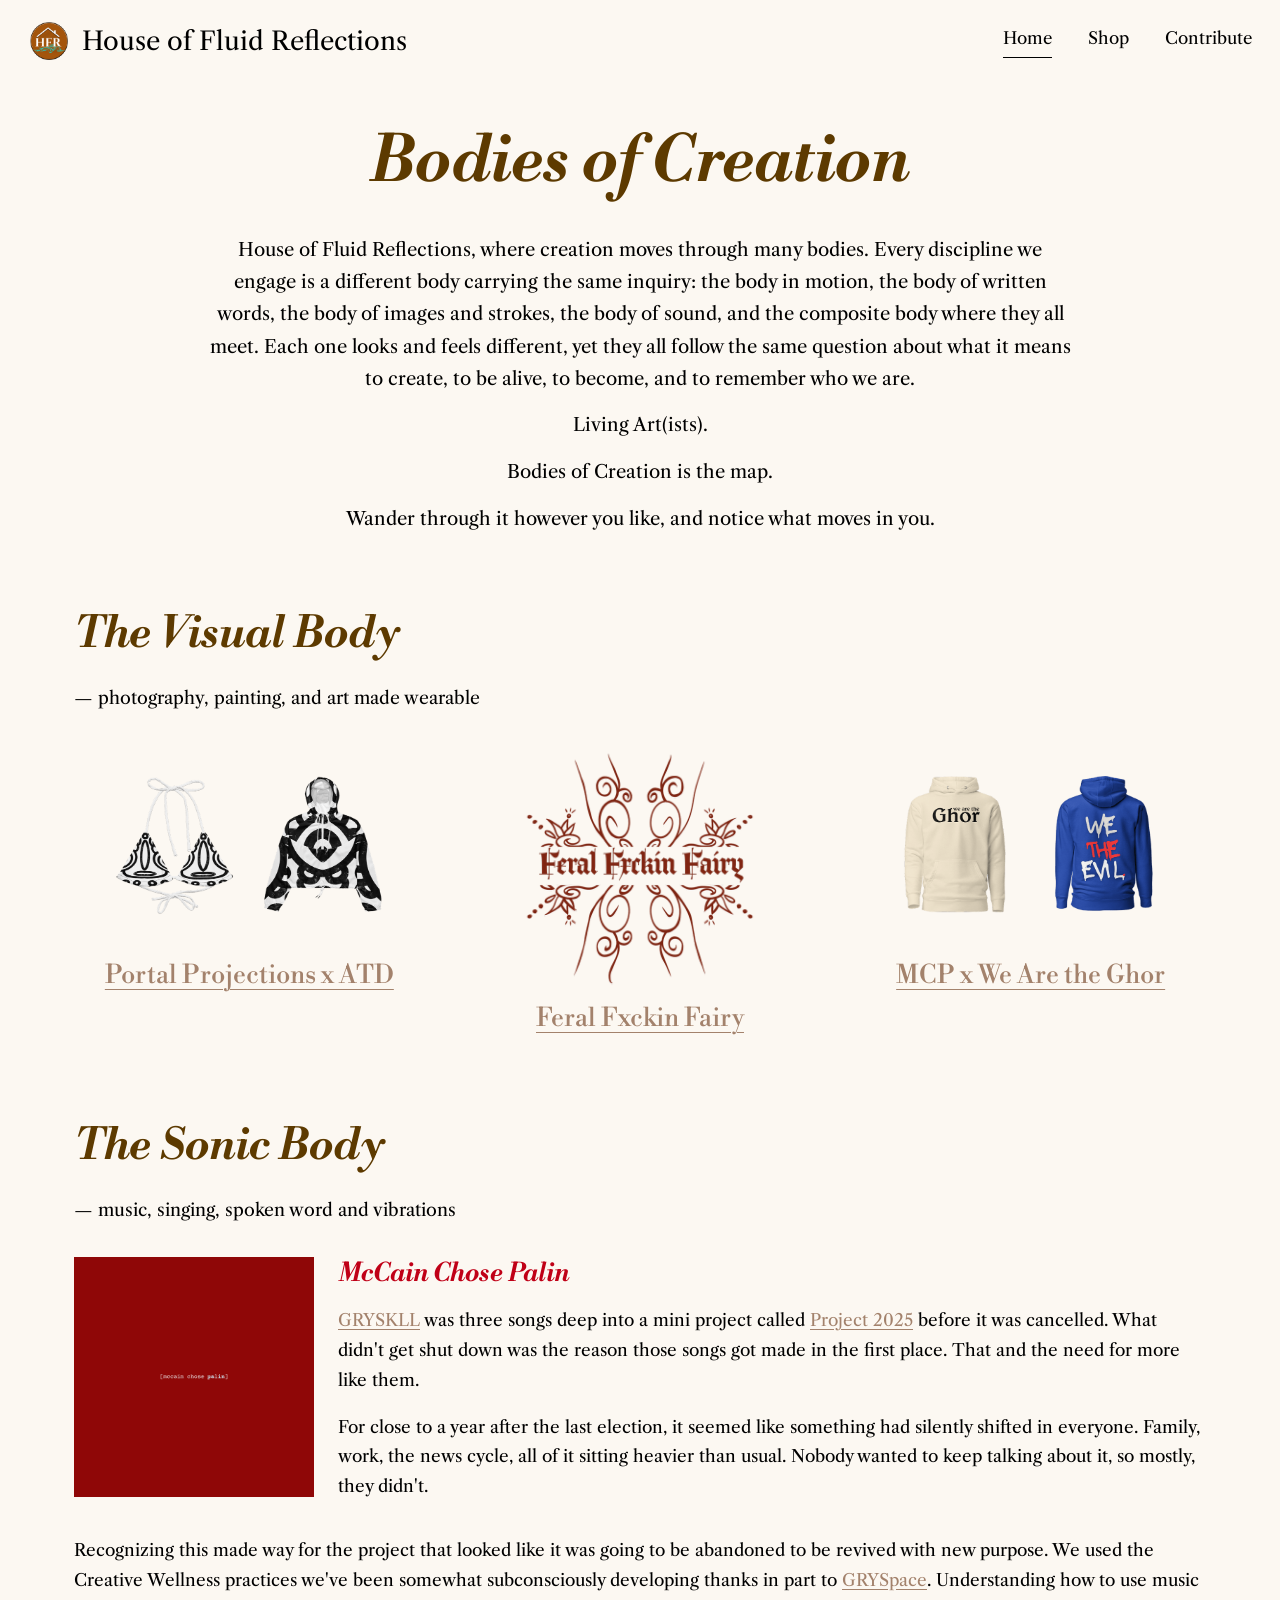
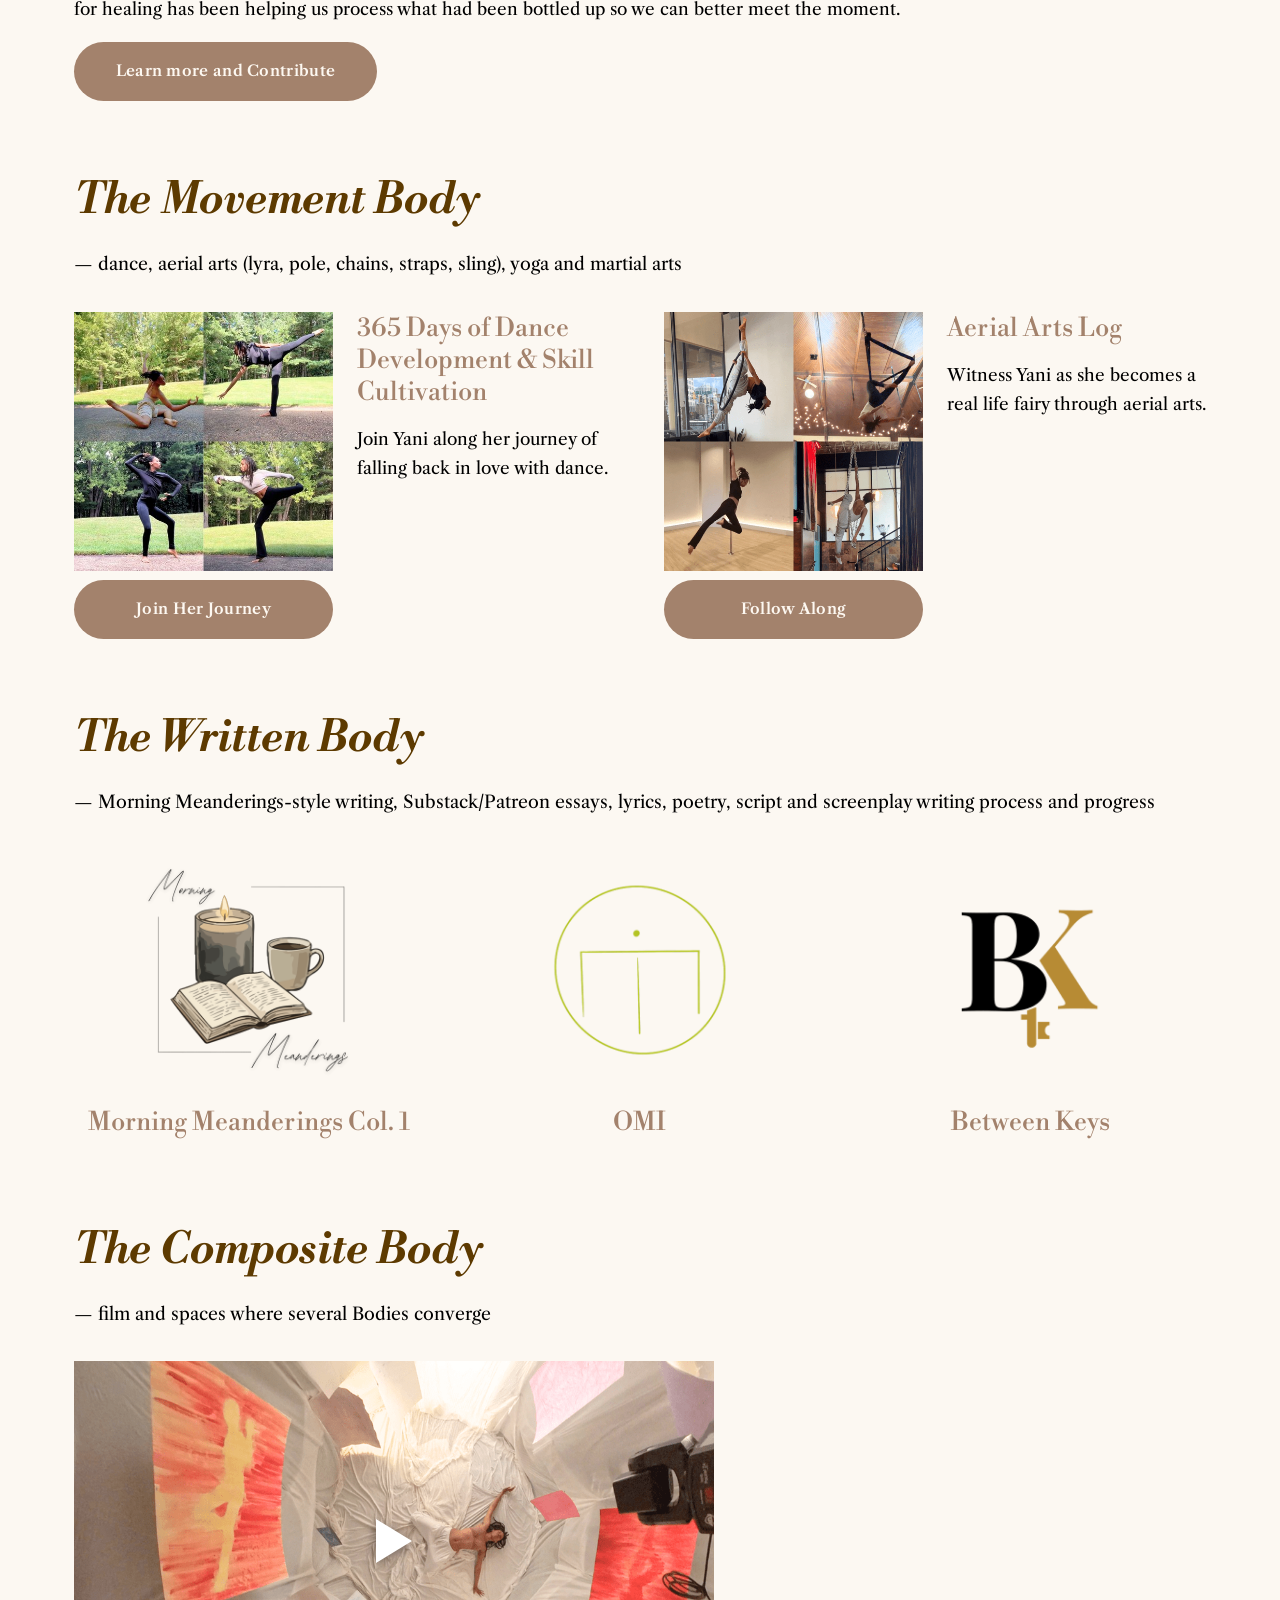
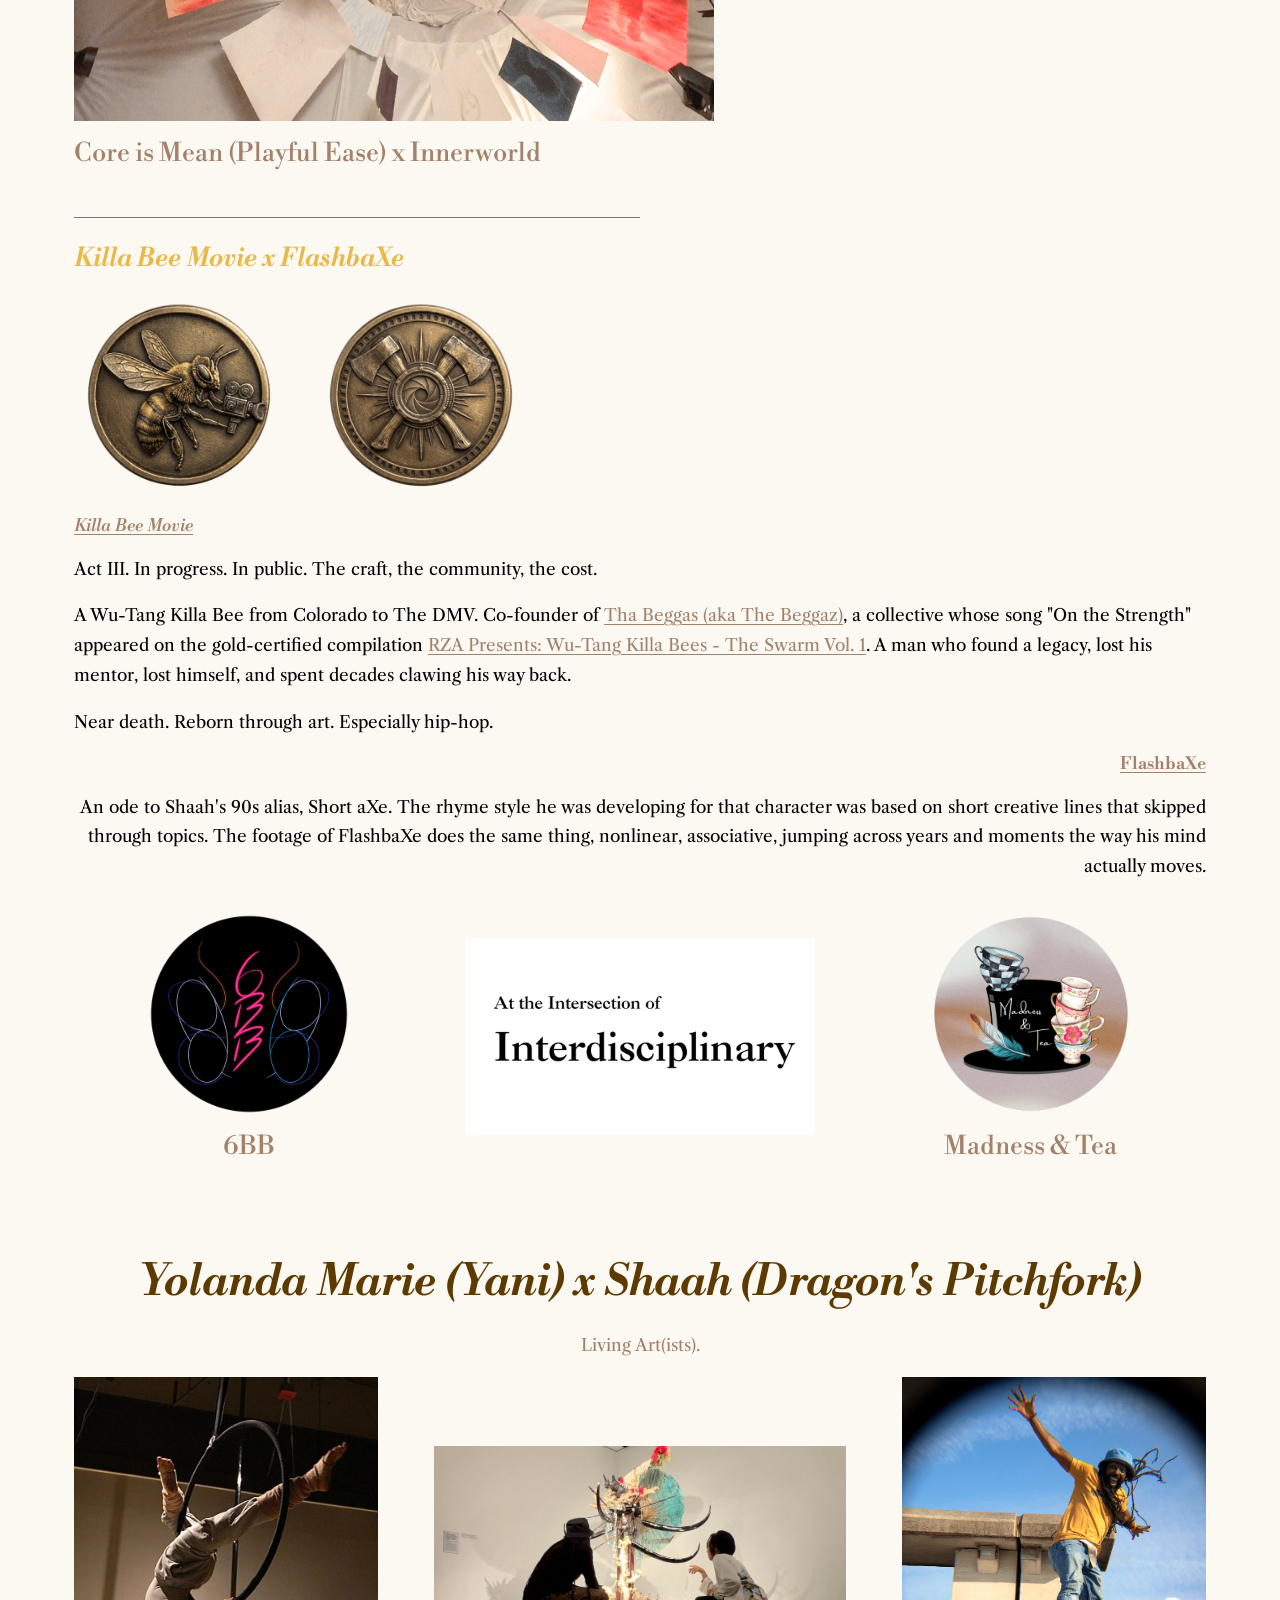
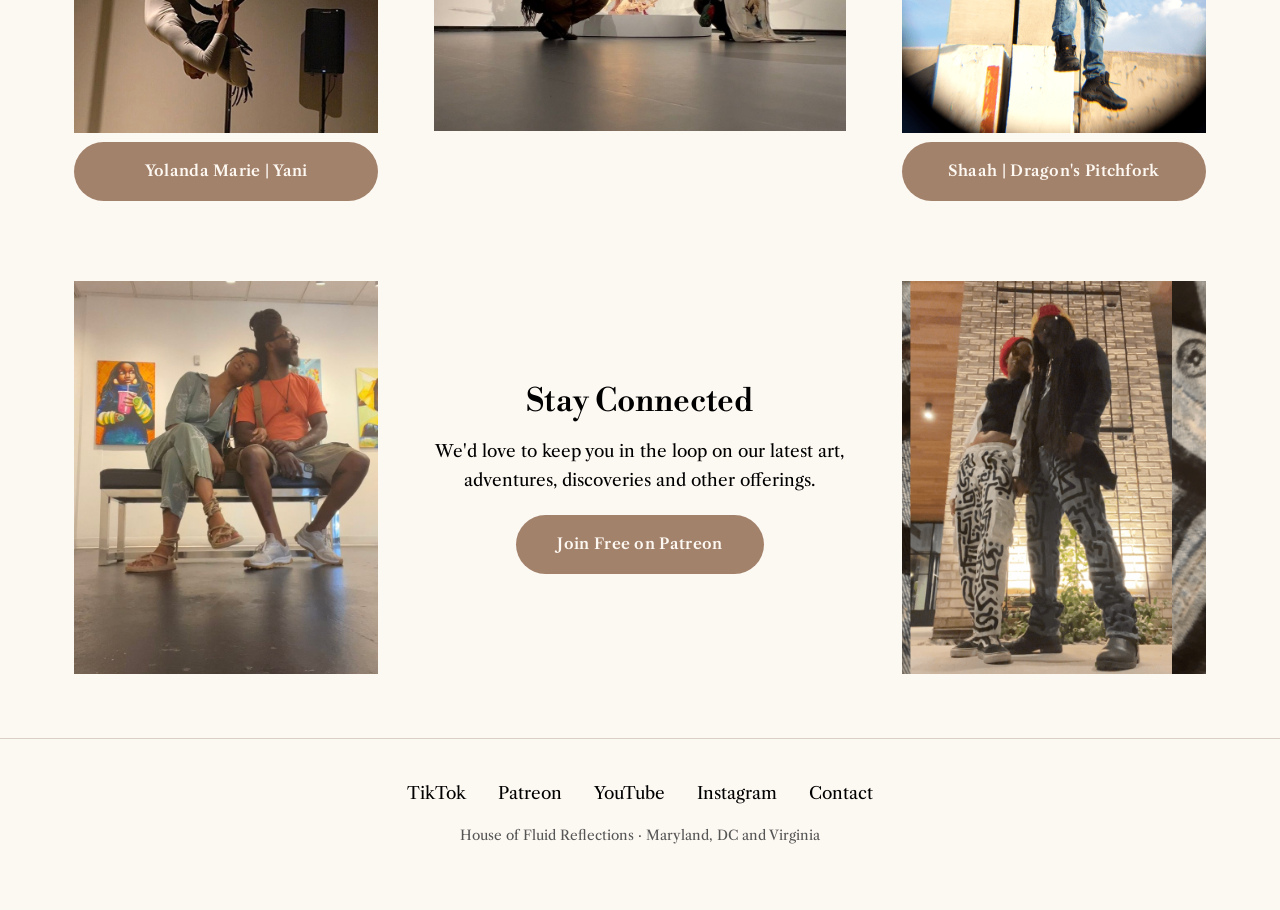
<file: index.html>
<!DOCTYPE html>
<html lang="en">
<head>
<meta charset="utf-8">
<meta name="viewport" content="width=device-width, initial-scale=1">
<title>House of Fluid Reflections</title>
<meta name="description" content="Bodies of Creation. Art, music, movement, writing and film from Yolanda Marie (Yani) and Shaah (Dragon's Pitchfork).">
<meta property="og:title" content="House of Fluid Reflections">
<meta property="og:description" content="Bodies of Creation. Art, music, movement, writing and film from Yolanda Marie (Yani) and Shaah (Dragon's Pitchfork).">
<meta property="og:image" content="/assets/img/hfr-logo-512.png">
<link rel="icon" href="/favicon.ico" sizes="32x32">
<link rel="icon" href="/assets/img/favicon-48.png" type="image/png">
<link rel="apple-touch-icon" href="/assets/img/apple-touch-icon.png">
<link rel="preconnect" href="https://fonts.googleapis.com">
<link rel="preconnect" href="https://fonts.gstatic.com" crossorigin>
<link href="https://fonts.googleapis.com/css2?family=Libre+Bodoni:ital,wght@0,400;0,500;1,500;1,700&family=Libre+Caslon+Text:ital,wght@0,400;0,700;1,400&display=swap" rel="stylesheet">
<link rel="stylesheet" href="/assets/css/site.css?v=5">
</head>
<body>
<a class="skip" href="#main">Skip to content</a>
<header class="site-header">
  <a class="wordmark" href="/"><img src="/assets/img/hfr-logo-512.png" alt="" width="42" height="42">House of Fluid Reflections</a>
  <nav class="nav" aria-label="Main"><a href="/" aria-current="page">Home</a><a href="/shop/">Shop</a><a href="https://cash.app/$HFRconnect">Contribute</a></nav>
</header>
<main id="main">

<h1 class="display">Bodies of Creation</h1>
<div class="intro">
  <p>House of Fluid Reflections, where creation moves through many bodies. Every discipline we engage is a different body carrying the same inquiry: the body in motion, the body of written words, the body of images and strokes, the body of sound, and the composite body where they all meet. Each one looks and feels different, yet they all follow the same question about what it means to create, to be alive, to become, and to remember who we are.</p>
  <p>Living Art(ists).</p>
  <p>Bodies of Creation is the map.</p>
  <p>Wander through it however you like, and notice what moves in you.</p>
</div>

<section id="visual">
  <h2 class="display">The Visual Body</h2>
  <p class="kicker">— photography, painting, and art made wearable</p>
  <div class="grid-3">
    <a class="tile" href="/shop/?c=portal-projections-x-atd"><img src="/assets/img/site/atd-x-portal-projections-website-homepage-image.png" alt="Portal Projections x ATD pieces" loading="lazy"><h3>Portal Projections x ATD</h3></a>
    <a class="tile" href="/shop/?c=feral-fxckin-fairy"><img src="/assets/img/site/feral-fxckin-fairy-logo.png" alt="Feral Fxckin Fairy logo" loading="lazy"><h3>Feral Fxckin Fairy</h3></a>
    <a class="tile" href="/shop/?c=mcp-x-we-are-the-ghor"><img src="/assets/img/site/we-are-the-ghor-x-we-the-evil-website-homepage-image-v2.png" alt="We Are the Ghor and We the eviL hoodies" loading="lazy"><h3>MCP x We Are the Ghor</h3></a>
  </div>
</section>

<section id="sonic">
  <h2 class="display">The Sonic Body</h2>
  <p class="kicker">— music, singing, spoken word and vibrations</p>
  <div class="feature">
    <img src="/assets/img/site/mccain-chose-palin-cover-art-final.png" alt="McCain Chose Palin cover art" loading="lazy">
    <div>
      <h3 class="red">McCain Chose Palin</h3>
      <p><a href="https://www.gryskll.com/">GRYSKLL</a> was three songs deep into a mini project called <a href="https://www.gryskll.com/project2025">Project 2025</a> before it was cancelled. What didn't get shut down was the reason those songs got made in the first place. That and the need for more like them.</p>
      <p>For close to a year after the last election, it seemed like something had silently shifted in everyone. Family, work, the news cycle, all of it sitting heavier than usual. Nobody wanted to keep talking about it, so mostly, they didn't.</p>
    </div>
  </div>
  <p>Recognizing this made way for the project that looked like it was going to be abandoned to be revived with new purpose. We used the Creative Wellness practices we've been somewhat subconsciously developing thanks in part to <a href="https://www.gryskll.com/gryspace">GRYSpace</a>. Understanding how to use music for healing has been helping us process what had been bottled up so we can better meet the moment.</p>
  <p><a class="btn" href="https://cash.app/$HFRconnect">Learn more and Contribute</a></p>
</section>

<section id="movement">
  <h2 class="display">The Movement Body</h2>
  <p class="kicker">— dance, aerial arts (lyra, pole, chains, straps, sling), yoga and martial arts</p>
  <div class="pair">
    <div class="feature">
      <div><img src="/assets/img/site/365-dance-collage.jpg" alt="Collage of Yani dancing outdoors" loading="lazy"><a class="btn" href="https://www.patreon.com/collection/2392304" style="display:block;margin-top:.6rem">Join Her Journey</a></div>
      <div><h3>365 Days of Dance Development &amp; Skill Cultivation</h3><p>Join Yani along her journey of falling back in love with dance.</p></div>
    </div>
    <div class="feature">
      <div><img src="/assets/img/site/aerial-collage-for-website.png" alt="Collage of Yani on lyra, pole and straps" loading="lazy"><a class="btn" href="https://patreon.com/HouseofFluidReflections" style="display:block;margin-top:.6rem">Follow Along</a></div>
      <div><h3>Aerial Arts Log</h3><p>Witness Yani as she becomes a real life fairy through aerial arts.</p></div>
    </div>
  </div>
</section>

<section id="written">
  <h2 class="display">The Written Body</h2>
  <p class="kicker">— Morning Meanderings-style writing, Substack/Patreon essays, lyrics, poetry, script and screenplay writing process and progress</p>
  <div class="grid-3">
    <div class="tile plain"><img src="/assets/img/site/morning-meanderings-graphics-1.png" alt="Morning Meanderings" loading="lazy"><h3>Morning Meanderings Col. 1</h3></div>
    <div class="tile plain"><img src="/assets/img/site/omi-artwork.png" alt="OMI" loading="lazy"><h3>OMI</h3></div>
    <div class="tile plain"><img src="/assets/img/site/between-keys-dp-icon-only-transparent-background.png" alt="Between Keys" loading="lazy"><h3>Between Keys</h3></div>
  </div>
</section>

<section id="composite">
  <h2 class="display">The Composite Body</h2>
  <p class="kicker">— film and spaces where several Bodies converge</p>
  <div style="max-width:640px">
    <button class="video-cover" type="button" data-video="5cie70zN_2o" aria-label="Play Core is Mean (Playful Ease) x Innerworld"><img src="/assets/img/site/core-is-mean-cover.png" alt="" width="1000" height="563" loading="lazy"><span class="play" aria-hidden="true"></span></button>
    <h3 style="margin-top:1rem">Core is Mean (Playful Ease) x Innerworld</h3>
  </div>
  <hr class="rule">
  <h3 class="gold">Killa Bee Movie x FlashbaXe</h3>
  <div class="coins">
    <a href="https://patreon.com/killabeemovie"><img src="/assets/img/site/killa-bee-movie-coin-transparent-background.png" alt="Killa Bee Movie coin" loading="lazy"></a>
    <a href="https://www.patreon.com/collection/2130472"><img src="/assets/img/site/flashbaxe-logo-bronze.png" alt="FlashbaXe coin" loading="lazy"></a>
  </div>
  <h4><a href="https://patreon.com/killabeemovie"><em>Killa Bee Movie</em></a></h4>
  <p>Act III. In progress. In public. The craft, the community, the cost.</p>
  <p>A Wu-Tang Killa Bee from Colorado to The DMV. Co-founder of <a href="http://thabeggas.com/">Tha Beggas (aka The Beggaz)</a>, a collective whose song "On the Strength" appeared on the gold-certified compilation <a href="https://www.discogs.com/master/132861-RZA-Presents-Wu-Tang-Killa-Bees-The-Swarm-Volume-1">RZA Presents: Wu-Tang Killa Bees - The Swarm Vol. 1</a>. A man who found a legacy, lost his mentor, lost himself, and spent decades clawing his way back.</p>
  <p>Near death. Reborn through art. Especially hip-hop.</p>
  <h4 class="right"><a href="https://www.patreon.com/collection/2130472"><strong>FlashbaXe</strong></a></h4>
  <p class="right">An ode to Shaah's 90s alias, Short aXe. The rhyme style he was developing for that character was based on short creative lines that skipped through topics. The footage of FlashbaXe does the same thing, nonlinear, associative, jumping across years and moments the way his mind actually moves.</p>
  <div class="grid-3" style="align-items:center;margin-top:2rem">
    <div class="tile plain round"><img src="/assets/img/site/6bb-glow-logo-circle.png" alt="6BB" loading="lazy" style="max-height:200px"><h3>6BB</h3></div>
    <div class="tile plain"><img src="/assets/img/site/at-the-intersection-of-interdisciplinary.png" alt="At the Intersection of Interdisciplinary" loading="lazy"></div>
    <div class="tile plain round"><img src="/assets/img/site/madness-tea-logo-d1-circle.png" alt="Madness &amp; Tea" loading="lazy" style="max-height:200px"><h3>Madness &amp; Tea</h3></div>
  </div>
</section>

<section id="living-artists">
  <h2 class="display center" style="margin-top:5rem">Yolanda Marie (Yani) x Shaah (Dragon's Pitchfork)</h2>
  <p class="sub">Living Art(ists).</p>
  <div class="duo">
    <figure><img src="/assets/img/site/screenshot-2026-05-18-at-3-42-56-pm.jpg" alt="Yani performing on lyra" loading="lazy"><a class="btn" href="/yolandamarie/">Yolanda Marie | Yani</a></figure>
    <figure><img src="/assets/img/site/img-3239.jpg" alt="Shaah and Yani at a gallery" loading="lazy"></figure>
    <figure><img src="/assets/img/site/shaah-float.png" alt="Shaah mid-jump" loading="lazy"><a class="btn" href="/shaah/">Shaah | Dragon's Pitchfork</a></figure>
  </div>
</section>

<section class="stay">
  <img src="/assets/img/site/img-3926.jpg" alt="Yani and Shaah at a gallery" loading="lazy">
  <div class="center">
    <h2>Stay Connected</h2>
    <p>We'd love to keep you in the loop on our latest art, adventures, discoveries and other offerings.</p>
    <a class="btn" href="https://patreon.com/HouseofFluidReflections">Join Free on Patreon</a>
  </div>
  <img src="/assets/img/site/c3ec97ff-a8fb-4c5e-9ac3-124ec7eab09a.png" alt="Yani and Shaah together" loading="lazy">
</section>

</main>
<footer class="site-footer">
  <ul class="social">
    <li><a href="https://tiktok.com/@HouseofFluidReflections">TikTok</a></li>
    <li><a href="https://patreon.com/HouseofFluidReflections">Patreon</a></li>
    <li><a href="https://youtube.com/HouseofFluidReflections">YouTube</a></li>
    <li><a href="https://instagram.com/HouseofFluidReflections">Instagram</a></li>
    <li><a href="/contact/">Contact</a></li>
  </ul>
  <p class="fine">House of Fluid Reflections · Maryland, DC and Virginia</p>
</footer>
<script src="/assets/js/video.js?v=1"></script>
</body>
</html>
</file>
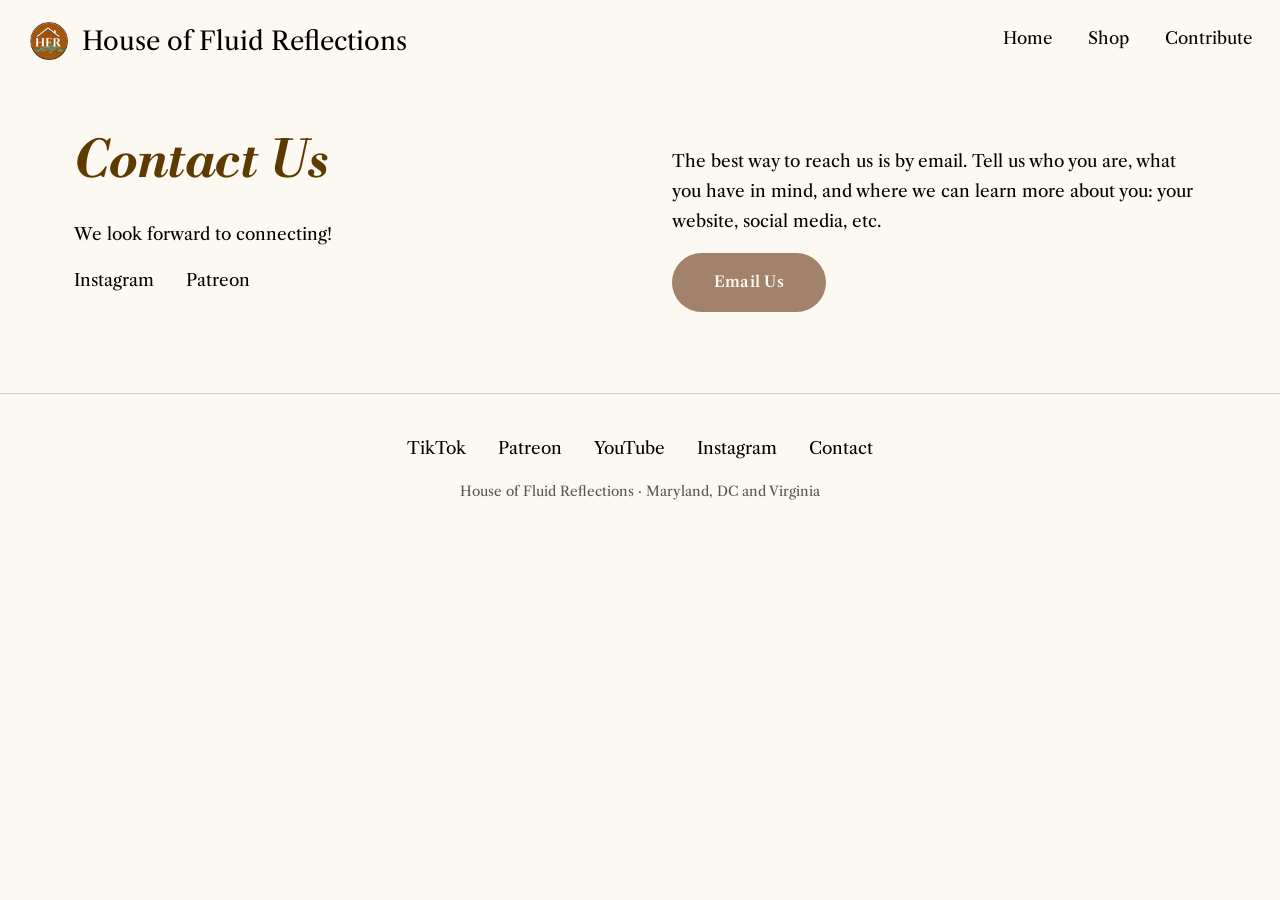
<file: contact/index.html>
<!DOCTYPE html>
<html lang="en">
<head>
<meta charset="utf-8">
<meta name="viewport" content="width=device-width, initial-scale=1">
<title>Contact · House of Fluid Reflections</title>
<meta name="description" content="Get in touch with House of Fluid Reflections.">
<meta property="og:title" content="Contact · House of Fluid Reflections">
<meta property="og:description" content="Get in touch with House of Fluid Reflections.">
<meta property="og:image" content="/assets/img/hfr-logo-512.png">
<link rel="icon" href="/favicon.ico" sizes="32x32">
<link rel="icon" href="/assets/img/favicon-48.png" type="image/png">
<link rel="apple-touch-icon" href="/assets/img/apple-touch-icon.png">
<link rel="preconnect" href="https://fonts.googleapis.com">
<link rel="preconnect" href="https://fonts.gstatic.com" crossorigin>
<link href="https://fonts.googleapis.com/css2?family=Libre+Bodoni:ital,wght@0,400;0,500;1,500;1,700&family=Libre+Caslon+Text:ital,wght@0,400;0,700;1,400&display=swap" rel="stylesheet">
<link rel="stylesheet" href="/assets/css/site.css?v=5">
</head>
<body>
<a class="skip" href="#main">Skip to content</a>
<header class="site-header">
  <a class="wordmark" href="/"><img src="/assets/img/hfr-logo-512.png" alt="" width="42" height="42">House of Fluid Reflections</a>
  <nav class="nav" aria-label="Main"><a href="/">Home</a><a href="/shop/">Shop</a><a href="https://cash.app/$HFRconnect">Contribute</a></nav>
</header>
<main id="main">

<div class="contact">
  <div>
    <h1 class="display" style="text-align:left;margin-top:0">Contact Us</h1>
    <p>We look forward to connecting!</p>
    <ul class="social" style="justify-content:flex-start">
      <li><a href="https://instagram.com/HouseofFluidReflections">Instagram</a></li>
      <li><a href="https://patreon.com/HouseofFluidReflections">Patreon</a></li>
    </ul>
  </div>
  <div>
    <p>The best way to reach us is by email. Tell us who you are, what you have in mind, and where we can learn more about you: your website, social media, etc.</p>
    <p><a class="btn" href="mailto:houseoffluidreflections@gmail.com">Email Us</a></p>
  </div>
</div>

</main>
<footer class="site-footer">
  <ul class="social">
    <li><a href="https://tiktok.com/@HouseofFluidReflections">TikTok</a></li>
    <li><a href="https://patreon.com/HouseofFluidReflections">Patreon</a></li>
    <li><a href="https://youtube.com/HouseofFluidReflections">YouTube</a></li>
    <li><a href="https://instagram.com/HouseofFluidReflections">Instagram</a></li>
    <li><a href="/contact/">Contact</a></li>
  </ul>
  <p class="fine">House of Fluid Reflections · Maryland, DC and Virginia</p>
</footer>
</body>
</html>
</file>
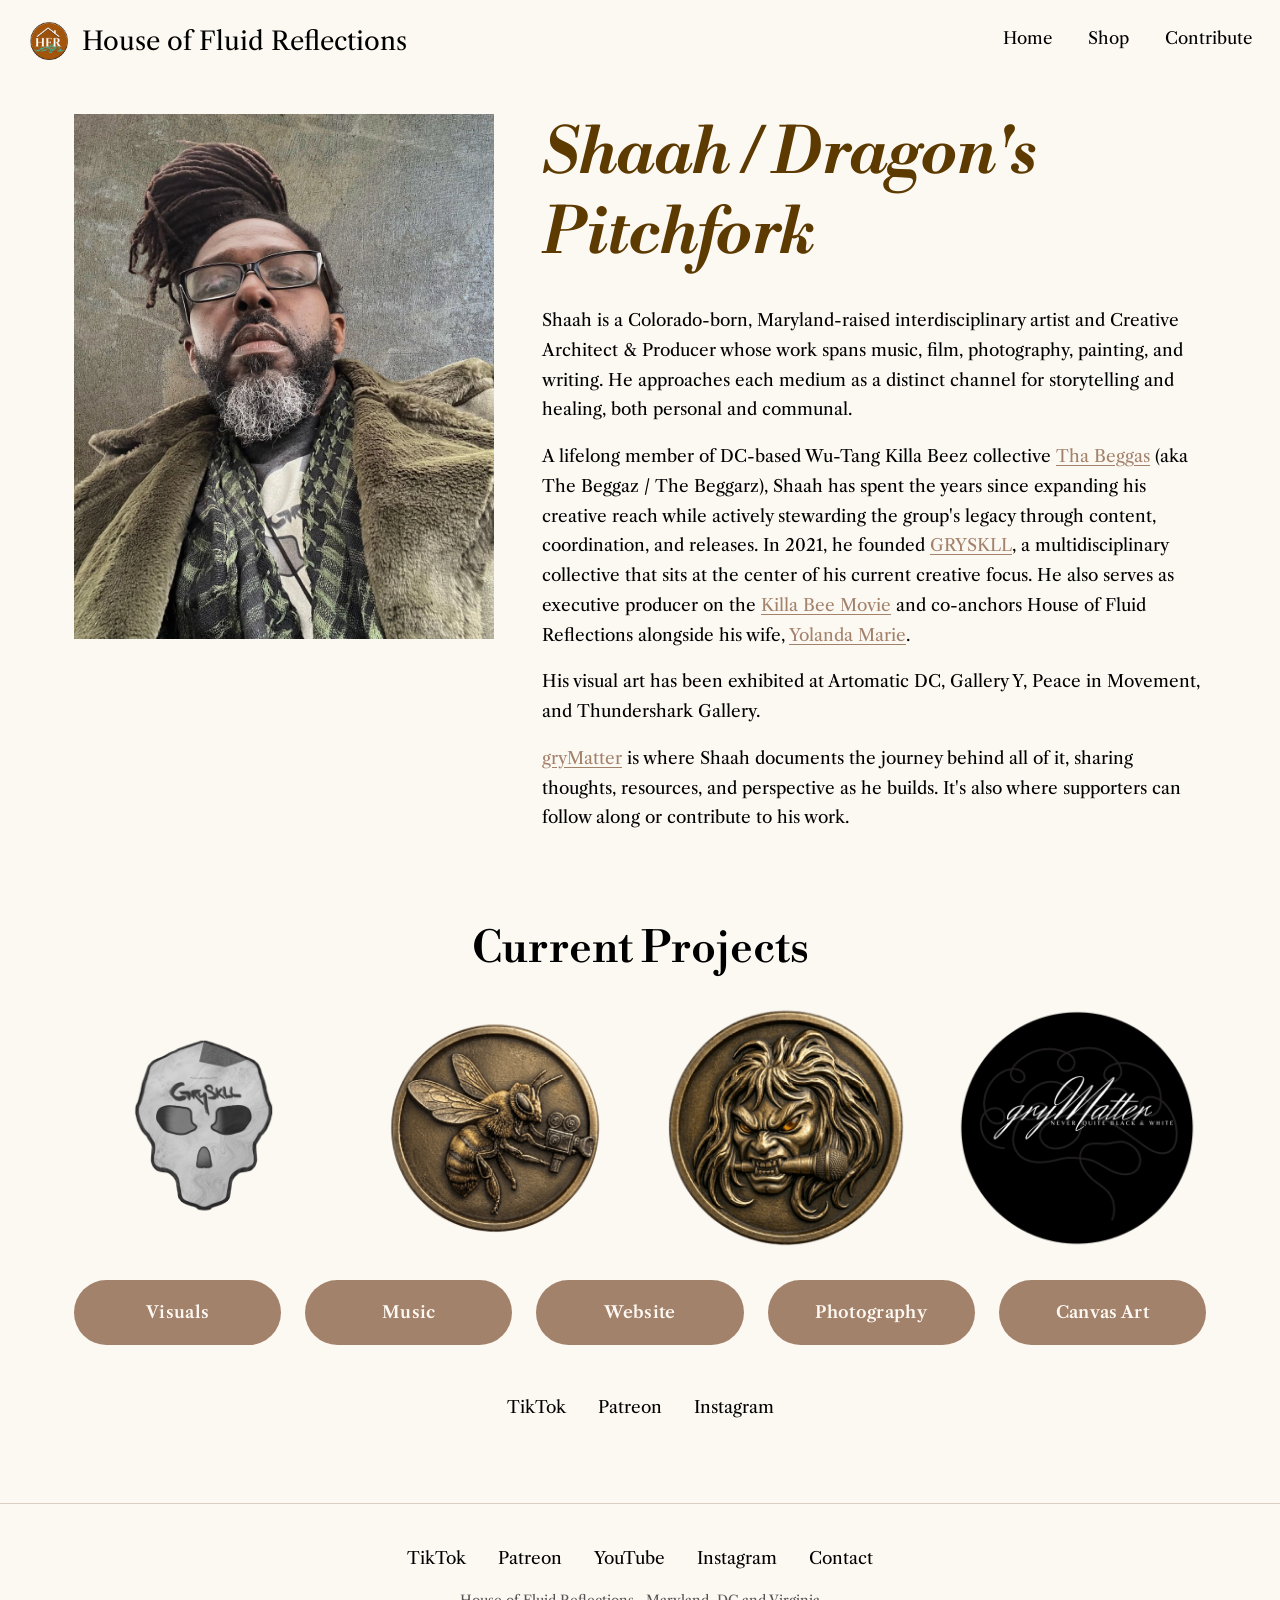
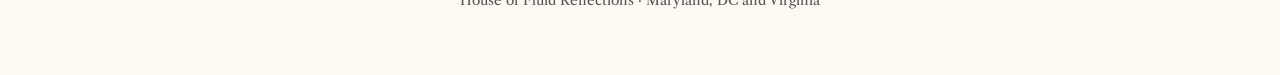
<file: shaah/index.html>
<!DOCTYPE html>
<html lang="en">
<head>
<meta charset="utf-8">
<meta name="viewport" content="width=device-width, initial-scale=1">
<title>Shaah (Dragon's Pitchfork) · House of Fluid Reflections</title>
<meta name="description" content="Shaah, Dragon's Pitchfork. Interdisciplinary artist, Creative Architect and Producer, founder of GRYSKLL and member of Tha Beggas.">
<meta property="og:title" content="Shaah (Dragon's Pitchfork) · House of Fluid Reflections">
<meta property="og:description" content="Shaah, Dragon's Pitchfork. Interdisciplinary artist, Creative Architect and Producer, founder of GRYSKLL and member of Tha Beggas.">
<meta property="og:image" content="/assets/img/hfr-logo-512.png">
<link rel="icon" href="/favicon.ico" sizes="32x32">
<link rel="icon" href="/assets/img/favicon-48.png" type="image/png">
<link rel="apple-touch-icon" href="/assets/img/apple-touch-icon.png">
<link rel="preconnect" href="https://fonts.googleapis.com">
<link rel="preconnect" href="https://fonts.gstatic.com" crossorigin>
<link href="https://fonts.googleapis.com/css2?family=Libre+Bodoni:ital,wght@0,400;0,500;1,500;1,700&family=Libre+Caslon+Text:ital,wght@0,400;0,700;1,400&display=swap" rel="stylesheet">
<link rel="stylesheet" href="/assets/css/site.css?v=5">
</head>
<body>
<a class="skip" href="#main">Skip to content</a>
<header class="site-header">
  <a class="wordmark" href="/"><img src="/assets/img/hfr-logo-512.png" alt="" width="42" height="42">House of Fluid Reflections</a>
  <nav class="nav" aria-label="Main"><a href="/">Home</a><a href="/shop/">Shop</a><a href="https://cash.app/$HFRconnect">Contribute</a></nav>
</header>
<main id="main">

<div class="profile">
  <img src="/assets/img/site/headshot-1-10-24-24.jpg" alt="Shaah, headshot" width="550" height="688">
  <div>
    <h1 class="display" style="text-align:left;margin-top:0">Shaah / Dragon's Pitchfork</h1>
    <p>Shaah is a Colorado-born, Maryland-raised interdisciplinary artist and Creative Architect &amp; Producer whose work spans music, film, photography, painting, and writing. He approaches each medium as a distinct channel for storytelling and healing, both personal and communal.</p>
    <p>A lifelong member of DC-based Wu-Tang Killa Beez collective <a href="https://thebeggaz.com/">Tha Beggas</a> (aka The Beggaz / The Beggarz), Shaah has spent the years since expanding his creative reach while actively stewarding the group's legacy through content, coordination, and releases. In 2021, he founded <a href="https://gryskll.com/">GRYSKLL</a>, a multidisciplinary collective that sits at the center of his current creative focus. He also serves as executive producer on the <a href="https://killabeemovie.com/">Killa Bee Movie</a> and co-anchors House of Fluid Reflections alongside his wife, <a href="/yolandamarie/">Yolanda Marie</a>.</p>
    <p>His visual art has been exhibited at Artomatic DC, Gallery Y, Peace in Movement, and Thundershark Gallery.</p>
    <p><a href="https://patreon.com/grymatter">gryMatter</a> is where Shaah documents the journey behind all of it, sharing thoughts, resources, and perspective as he builds. It's also where supporters can follow along or contribute to his work.</p>
  </div>
</div>

<h2 class="display center" style="font-style:normal;font-weight:500;color:var(--ink)">Current Projects</h2>
<div class="medallions">
  <a href="https://gryskll.com/"><img src="/assets/img/site/gryskll-gryscale-logo-transparent-background.png" alt="GRYSKLL" loading="lazy"></a>
  <a href="https://killabeemovie.com/"><img src="/assets/img/site/killa-bee-movie-coin-transparent-background.png" alt="Killa Bee Movie" loading="lazy"></a>
  <a href="https://thabeggas.com/"><img src="/assets/img/site/begga-coin-mic.png" alt="Tha Beggas" loading="lazy"></a>
  <a href="https://patreon.com/gryMatter"><img src="/assets/img/site/grymatter-logo-black-transparent-circle-cropped-3000-x-3000-px.png" alt="gryMatter" loading="lazy"></a>
</div>
<div class="pills">
  <a class="btn" href="/shaah/visuals/">Visuals</a>
  <a class="btn" href="/shaah/music/">Music</a>
  <a class="btn" href="https://dragonspitchfork.com/">Website</a>
  <a class="btn" href="/shaah/photography/">Photography</a>
  <a class="btn" href="/shaah/canvas-art/">Canvas Art</a>
</div>
<ul class="social" style="margin-top:3rem">
  <li><a href="https://tiktok.com/@dragonspitchfork">TikTok</a></li>
  <li><a href="https://patreon.com/grymatter">Patreon</a></li>
  <li><a href="https://instagram.com/dragonspitchfork">Instagram</a></li>
</ul>

</main>
<footer class="site-footer">
  <ul class="social">
    <li><a href="https://tiktok.com/@HouseofFluidReflections">TikTok</a></li>
    <li><a href="https://patreon.com/HouseofFluidReflections">Patreon</a></li>
    <li><a href="https://youtube.com/HouseofFluidReflections">YouTube</a></li>
    <li><a href="https://instagram.com/HouseofFluidReflections">Instagram</a></li>
    <li><a href="/contact/">Contact</a></li>
  </ul>
  <p class="fine">House of Fluid Reflections · Maryland, DC and Virginia</p>
</footer>
</body>
</html>
</file>
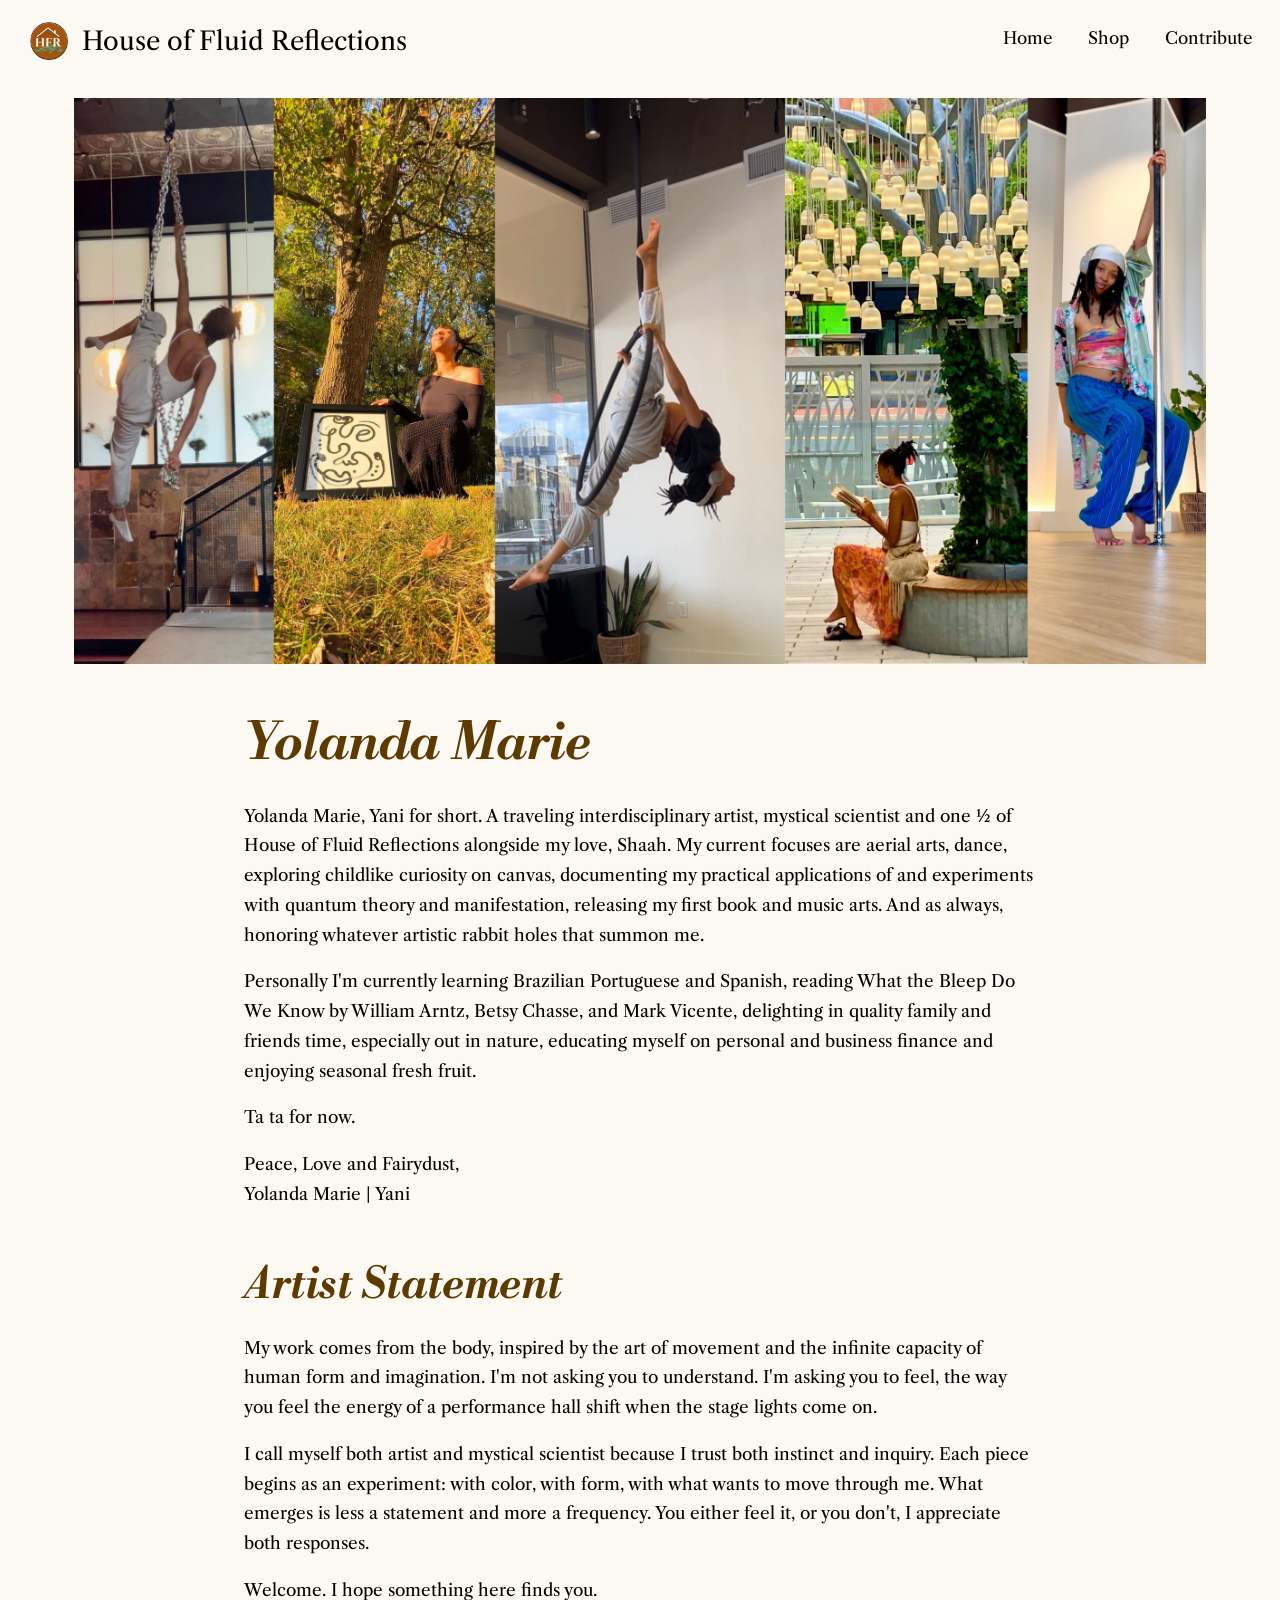
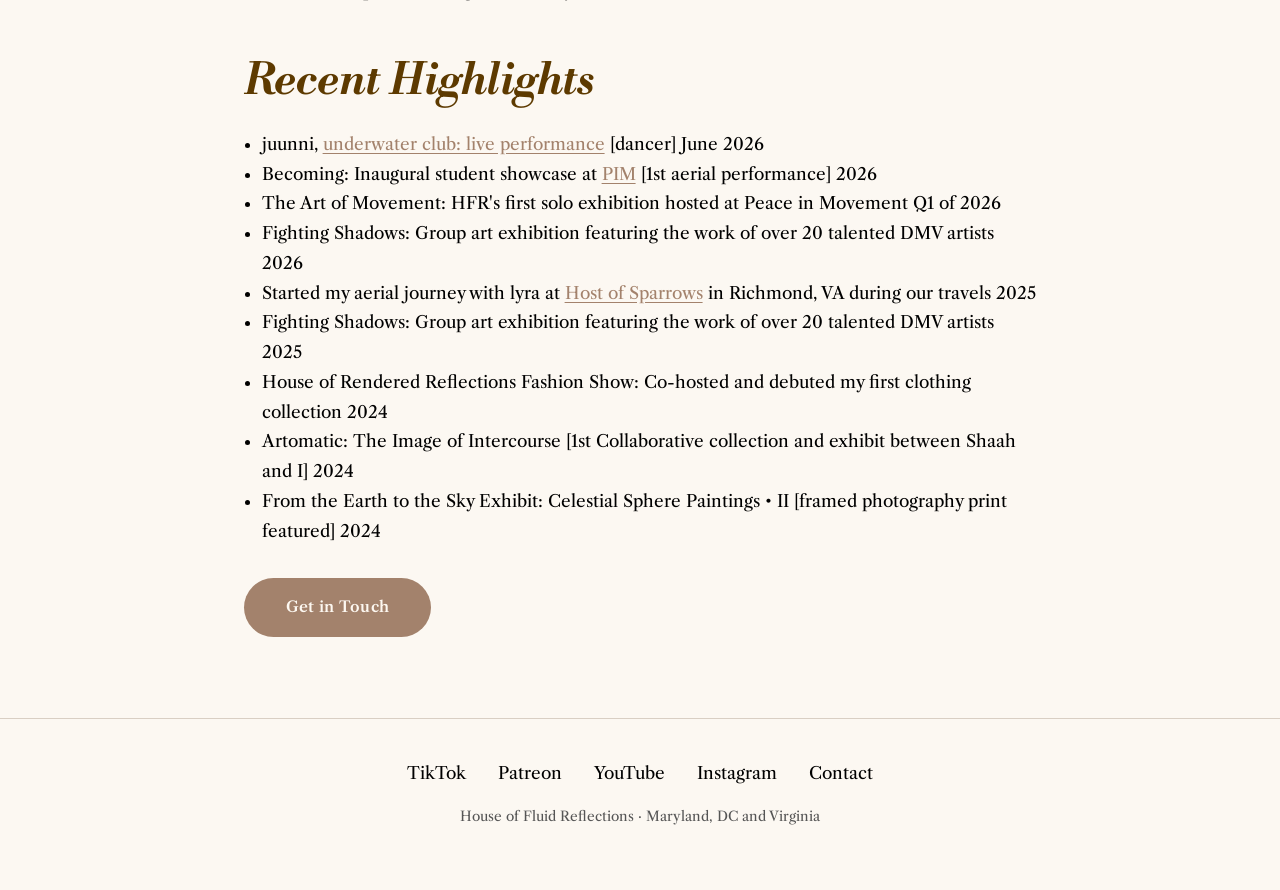
<file: yolandamarie/index.html>
<!DOCTYPE html>
<html lang="en">
<head>
<meta charset="utf-8">
<meta name="viewport" content="width=device-width, initial-scale=1">
<title>Yolanda Marie (Yani) · House of Fluid Reflections</title>
<meta name="description" content="Yolanda Marie, Yani for short. Traveling interdisciplinary artist, aerialist and mystical scientist, one half of House of Fluid Reflections.">
<meta property="og:title" content="Yolanda Marie (Yani) · House of Fluid Reflections">
<meta property="og:description" content="Yolanda Marie, Yani for short. Traveling interdisciplinary artist, aerialist and mystical scientist, one half of House of Fluid Reflections.">
<meta property="og:image" content="/assets/img/hfr-logo-512.png">
<link rel="icon" href="/favicon.ico" sizes="32x32">
<link rel="icon" href="/assets/img/favicon-48.png" type="image/png">
<link rel="apple-touch-icon" href="/assets/img/apple-touch-icon.png">
<link rel="preconnect" href="https://fonts.googleapis.com">
<link rel="preconnect" href="https://fonts.gstatic.com" crossorigin>
<link href="https://fonts.googleapis.com/css2?family=Libre+Bodoni:ital,wght@0,400;0,500;1,500;1,700&family=Libre+Caslon+Text:ital,wght@0,400;0,700;1,400&display=swap" rel="stylesheet">
<link rel="stylesheet" href="/assets/css/site.css?v=5">
</head>
<body>
<a class="skip" href="#main">Skip to content</a>
<header class="site-header">
  <a class="wordmark" href="/"><img src="/assets/img/hfr-logo-512.png" alt="" width="42" height="42">House of Fluid Reflections</a>
  <nav class="nav" aria-label="Main"><a href="/">Home</a><a href="/shop/">Shop</a><a href="https://cash.app/$HFRconnect">Contribute</a></nav>
</header>
<main id="main">

<img class="banner" src="/assets/img/site/yani-new-hfr-web-banner.jpg" alt="Five photos of Yani: on chains, with a painting, on lyra, reading, and on pole" width="2500" height="1229">
<div class="bio">
  <h1 class="display" style="text-align:left;margin-top:0">Yolanda Marie</h1>
  <p>Yolanda Marie, Yani for short. A traveling interdisciplinary artist, mystical scientist and one ½ of House of Fluid Reflections alongside my love, Shaah. My current focuses are aerial arts, dance, exploring childlike curiosity on canvas, documenting my practical applications of and experiments with quantum theory and manifestation, releasing my first book and music arts. And as always, honoring whatever artistic rabbit holes that summon me.</p>
  <p>Personally I'm currently learning Brazilian Portuguese and Spanish, reading What the Bleep Do We Know by William Arntz, Betsy Chasse, and Mark Vicente, delighting in quality family and friends time, especially out in nature, educating myself on personal and business finance and enjoying seasonal fresh fruit.</p>
  <p>Ta ta for now.</p>
  <p>Peace, Love and Fairydust,<br>Yolanda Marie | Yani</p>

  <h2 class="display" style="margin-top:3rem">Artist Statement</h2>
  <p>My work comes from the body, inspired by the art of movement and the infinite capacity of human form and imagination. I'm not asking you to understand. I'm asking you to feel, the way you feel the energy of a performance hall shift when the stage lights come on.</p>
  <p>I call myself both artist and mystical scientist because I trust both instinct and inquiry. Each piece begins as an experiment: with color, with form, with what wants to move through me. What emerges is less a statement and more a frequency. You either feel it, or you don't, I appreciate both responses.</p>
  <p>Welcome. I hope something here finds you.</p>

  <h2 class="display" style="margin-top:3rem">Recent Highlights</h2>
  <ul>
    <li>juunni, <a href="https://www.juunni.com/underwaterclub0627">underwater club: live performance</a> [dancer] June 2026</li>
    <li>Becoming: Inaugural student showcase at <a href="https://www.peaceim.com/">PIM</a> [1st aerial performance] 2026</li>
    <li>The Art of Movement: HFR's first solo exhibition hosted at Peace in Movement Q1 of 2026</li>
    <li>Fighting Shadows: Group art exhibition featuring the work of over 20 talented DMV artists 2026</li>
    <li>Started my aerial journey with lyra at <a href="https://www.hostofsparrows.com/">Host of Sparrows</a> in Richmond, VA during our travels 2025</li>
    <li>Fighting Shadows: Group art exhibition featuring the work of over 20 talented DMV artists 2025</li>
    <li>House of Rendered Reflections Fashion Show: Co-hosted and debuted my first clothing collection 2024</li>
    <li>Artomatic: The Image of Intercourse [1st Collaborative collection and exhibit between Shaah and I] 2024</li>
    <li>From the Earth to the Sky Exhibit: Celestial Sphere Paintings • II [framed photography print featured] 2024</li>
  </ul>
  <p style="margin-top:2rem"><a class="btn" href="/contact/">Get in Touch</a></p>
</div>

</main>
<footer class="site-footer">
  <ul class="social">
    <li><a href="https://tiktok.com/@HouseofFluidReflections">TikTok</a></li>
    <li><a href="https://patreon.com/HouseofFluidReflections">Patreon</a></li>
    <li><a href="https://youtube.com/HouseofFluidReflections">YouTube</a></li>
    <li><a href="https://instagram.com/HouseofFluidReflections">Instagram</a></li>
    <li><a href="/contact/">Contact</a></li>
  </ul>
  <p class="fine">House of Fluid Reflections · Maryland, DC and Virginia</p>
</footer>
</body>
</html>
</file>
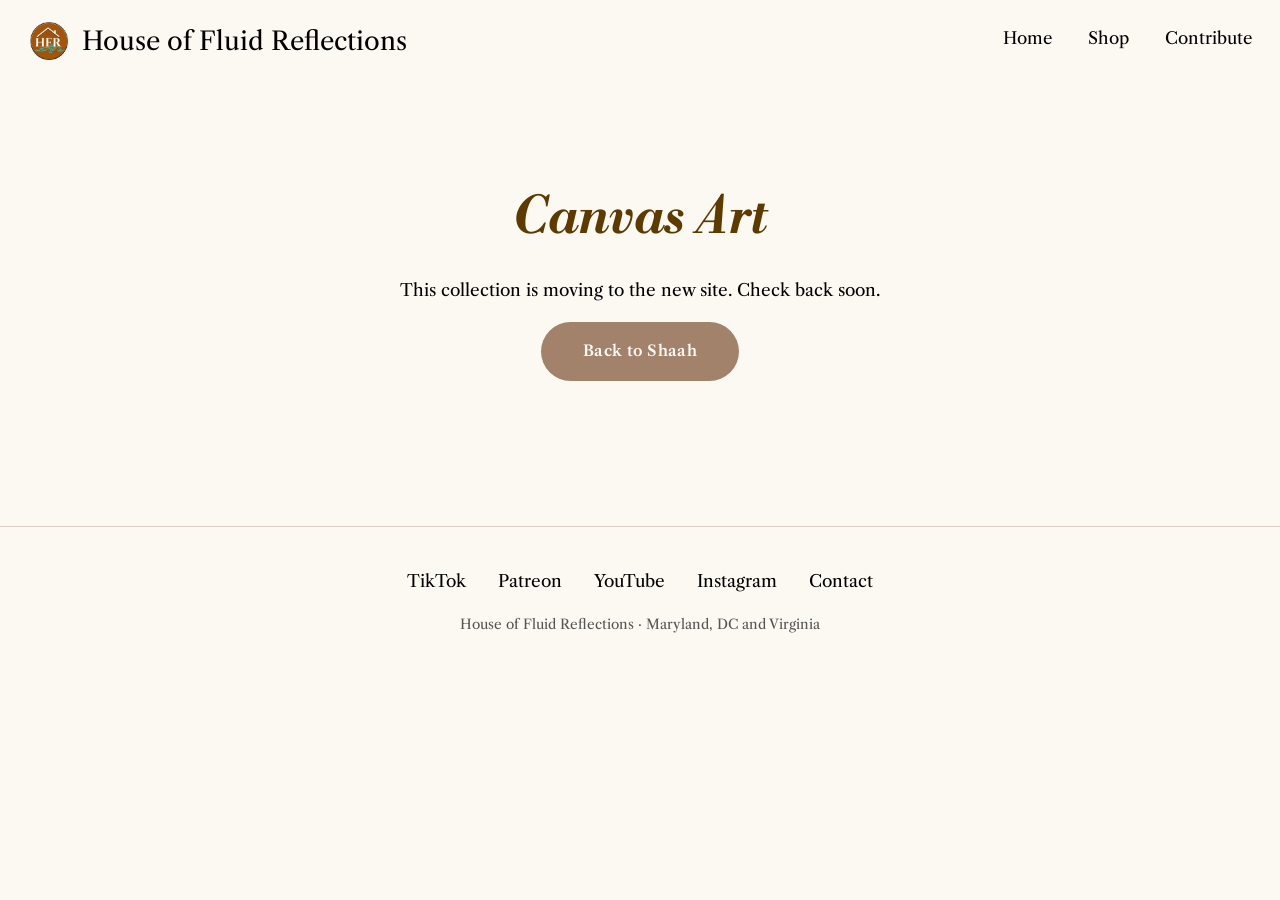
<file: shaah/canvas-art/index.html>
<!DOCTYPE html>
<html lang="en">
<head>
<meta charset="utf-8">
<meta name="viewport" content="width=device-width, initial-scale=1">
<title>Canvas Art · Shaah · House of Fluid Reflections</title>
<meta name="description" content="Shaah's canvas art.">
<meta property="og:title" content="Canvas Art · Shaah · House of Fluid Reflections">
<meta property="og:description" content="Shaah's canvas art.">
<meta property="og:image" content="/assets/img/hfr-logo-512.png">
<link rel="icon" href="/favicon.ico" sizes="32x32">
<link rel="icon" href="/assets/img/favicon-48.png" type="image/png">
<link rel="apple-touch-icon" href="/assets/img/apple-touch-icon.png">
<link rel="preconnect" href="https://fonts.googleapis.com">
<link rel="preconnect" href="https://fonts.gstatic.com" crossorigin>
<link href="https://fonts.googleapis.com/css2?family=Libre+Bodoni:ital,wght@0,400;0,500;1,500;1,700&family=Libre+Caslon+Text:ital,wght@0,400;0,700;1,400&display=swap" rel="stylesheet">
<link rel="stylesheet" href="/assets/css/site.css?v=5">
</head>
<body>
<a class="skip" href="#main">Skip to content</a>
<header class="site-header">
  <a class="wordmark" href="/"><img src="/assets/img/hfr-logo-512.png" alt="" width="42" height="42">House of Fluid Reflections</a>
  <nav class="nav" aria-label="Main"><a href="/">Home</a><a href="/shop/">Shop</a><a href="https://cash.app/$HFRconnect">Contribute</a></nav>
</header>
<main id="main">
<div class="bio" style="text-align:center;padding:4rem 0">
<h1 class="display">Canvas Art</h1>
<p>This collection is moving to the new site. Check back soon.</p>
<p><a class="btn" href="/shaah/">Back to Shaah</a></p>
</div>
</main>
<footer class="site-footer">
  <ul class="social">
    <li><a href="https://tiktok.com/@HouseofFluidReflections">TikTok</a></li>
    <li><a href="https://patreon.com/HouseofFluidReflections">Patreon</a></li>
    <li><a href="https://youtube.com/HouseofFluidReflections">YouTube</a></li>
    <li><a href="https://instagram.com/HouseofFluidReflections">Instagram</a></li>
    <li><a href="/contact/">Contact</a></li>
  </ul>
  <p class="fine">House of Fluid Reflections · Maryland, DC and Virginia</p>
</footer>
</body>
</html>
</file>
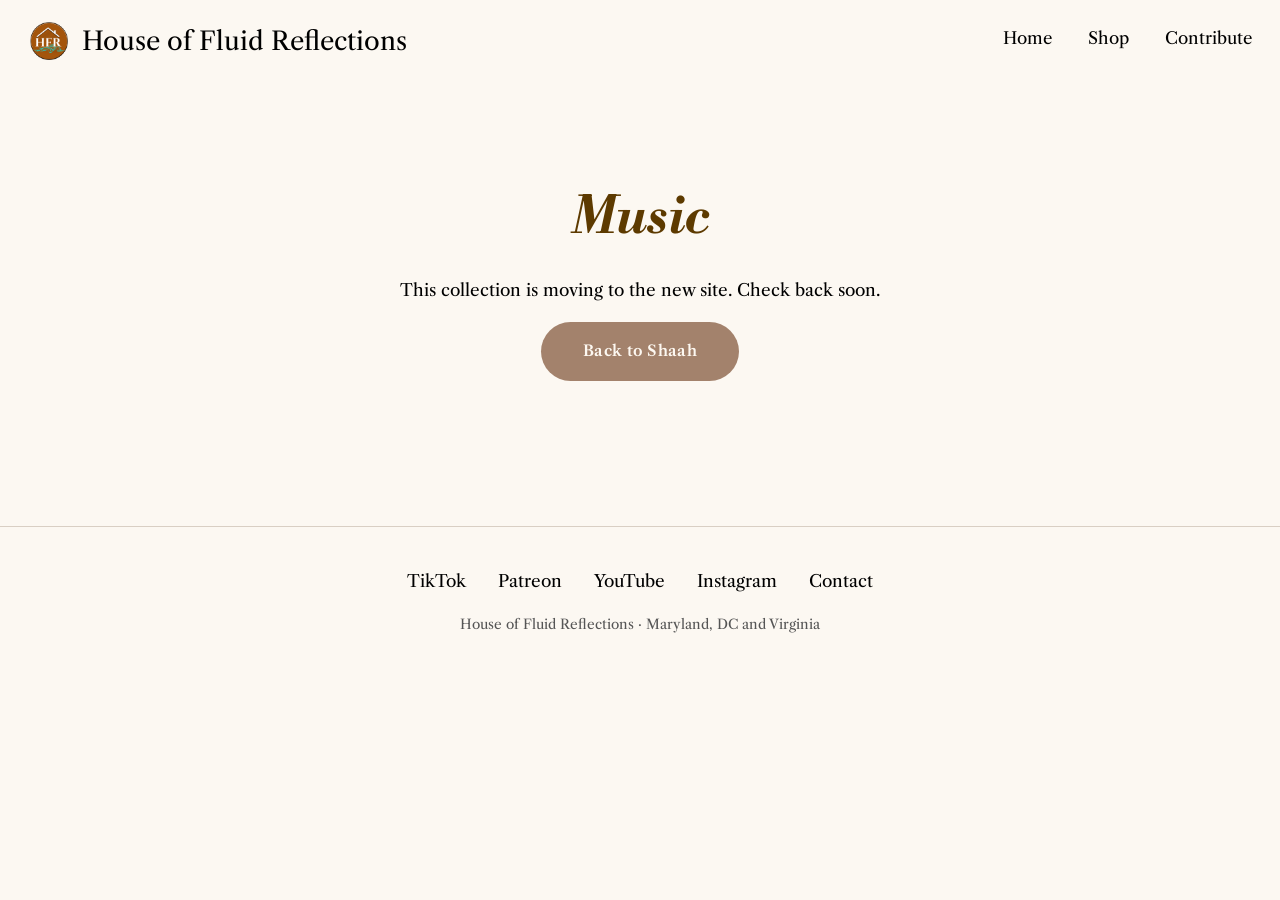
<file: shaah/music/index.html>
<!DOCTYPE html>
<html lang="en">
<head>
<meta charset="utf-8">
<meta name="viewport" content="width=device-width, initial-scale=1">
<title>Music · Shaah · House of Fluid Reflections</title>
<meta name="description" content="Shaah's music.">
<meta property="og:title" content="Music · Shaah · House of Fluid Reflections">
<meta property="og:description" content="Shaah's music.">
<meta property="og:image" content="/assets/img/hfr-logo-512.png">
<link rel="icon" href="/favicon.ico" sizes="32x32">
<link rel="icon" href="/assets/img/favicon-48.png" type="image/png">
<link rel="apple-touch-icon" href="/assets/img/apple-touch-icon.png">
<link rel="preconnect" href="https://fonts.googleapis.com">
<link rel="preconnect" href="https://fonts.gstatic.com" crossorigin>
<link href="https://fonts.googleapis.com/css2?family=Libre+Bodoni:ital,wght@0,400;0,500;1,500;1,700&family=Libre+Caslon+Text:ital,wght@0,400;0,700;1,400&display=swap" rel="stylesheet">
<link rel="stylesheet" href="/assets/css/site.css?v=5">
</head>
<body>
<a class="skip" href="#main">Skip to content</a>
<header class="site-header">
  <a class="wordmark" href="/"><img src="/assets/img/hfr-logo-512.png" alt="" width="42" height="42">House of Fluid Reflections</a>
  <nav class="nav" aria-label="Main"><a href="/">Home</a><a href="/shop/">Shop</a><a href="https://cash.app/$HFRconnect">Contribute</a></nav>
</header>
<main id="main">
<div class="bio" style="text-align:center;padding:4rem 0">
<h1 class="display">Music</h1>
<p>This collection is moving to the new site. Check back soon.</p>
<p><a class="btn" href="/shaah/">Back to Shaah</a></p>
</div>
</main>
<footer class="site-footer">
  <ul class="social">
    <li><a href="https://tiktok.com/@HouseofFluidReflections">TikTok</a></li>
    <li><a href="https://patreon.com/HouseofFluidReflections">Patreon</a></li>
    <li><a href="https://youtube.com/HouseofFluidReflections">YouTube</a></li>
    <li><a href="https://instagram.com/HouseofFluidReflections">Instagram</a></li>
    <li><a href="/contact/">Contact</a></li>
  </ul>
  <p class="fine">House of Fluid Reflections · Maryland, DC and Virginia</p>
</footer>
</body>
</html>
</file>
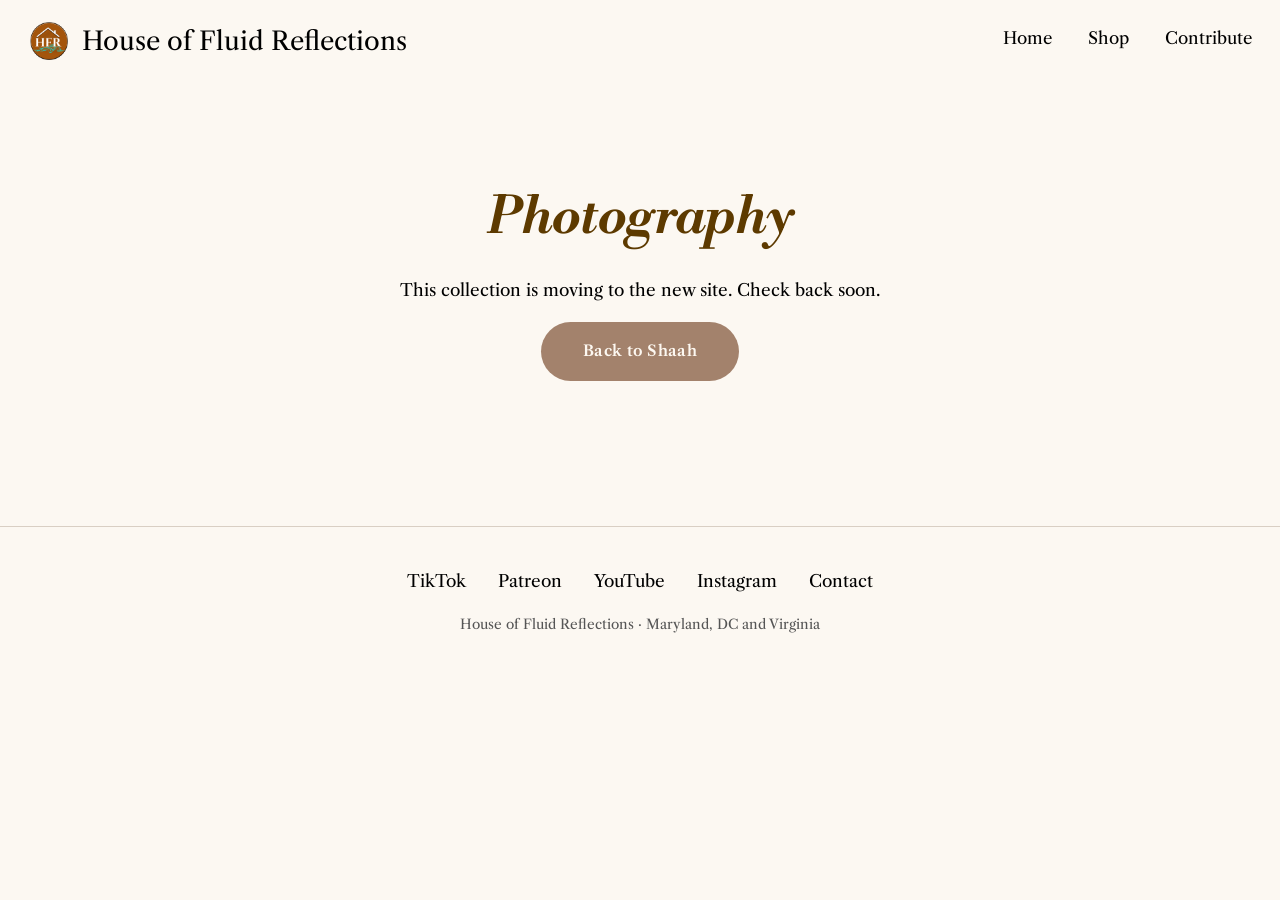
<file: shaah/photography/index.html>
<!DOCTYPE html>
<html lang="en">
<head>
<meta charset="utf-8">
<meta name="viewport" content="width=device-width, initial-scale=1">
<title>Photography · Shaah · House of Fluid Reflections</title>
<meta name="description" content="Shaah's photography.">
<meta property="og:title" content="Photography · Shaah · House of Fluid Reflections">
<meta property="og:description" content="Shaah's photography.">
<meta property="og:image" content="/assets/img/hfr-logo-512.png">
<link rel="icon" href="/favicon.ico" sizes="32x32">
<link rel="icon" href="/assets/img/favicon-48.png" type="image/png">
<link rel="apple-touch-icon" href="/assets/img/apple-touch-icon.png">
<link rel="preconnect" href="https://fonts.googleapis.com">
<link rel="preconnect" href="https://fonts.gstatic.com" crossorigin>
<link href="https://fonts.googleapis.com/css2?family=Libre+Bodoni:ital,wght@0,400;0,500;1,500;1,700&family=Libre+Caslon+Text:ital,wght@0,400;0,700;1,400&display=swap" rel="stylesheet">
<link rel="stylesheet" href="/assets/css/site.css?v=5">
</head>
<body>
<a class="skip" href="#main">Skip to content</a>
<header class="site-header">
  <a class="wordmark" href="/"><img src="/assets/img/hfr-logo-512.png" alt="" width="42" height="42">House of Fluid Reflections</a>
  <nav class="nav" aria-label="Main"><a href="/">Home</a><a href="/shop/">Shop</a><a href="https://cash.app/$HFRconnect">Contribute</a></nav>
</header>
<main id="main">
<div class="bio" style="text-align:center;padding:4rem 0">
<h1 class="display">Photography</h1>
<p>This collection is moving to the new site. Check back soon.</p>
<p><a class="btn" href="/shaah/">Back to Shaah</a></p>
</div>
</main>
<footer class="site-footer">
  <ul class="social">
    <li><a href="https://tiktok.com/@HouseofFluidReflections">TikTok</a></li>
    <li><a href="https://patreon.com/HouseofFluidReflections">Patreon</a></li>
    <li><a href="https://youtube.com/HouseofFluidReflections">YouTube</a></li>
    <li><a href="https://instagram.com/HouseofFluidReflections">Instagram</a></li>
    <li><a href="/contact/">Contact</a></li>
  </ul>
  <p class="fine">House of Fluid Reflections · Maryland, DC and Virginia</p>
</footer>
</body>
</html>
</file>
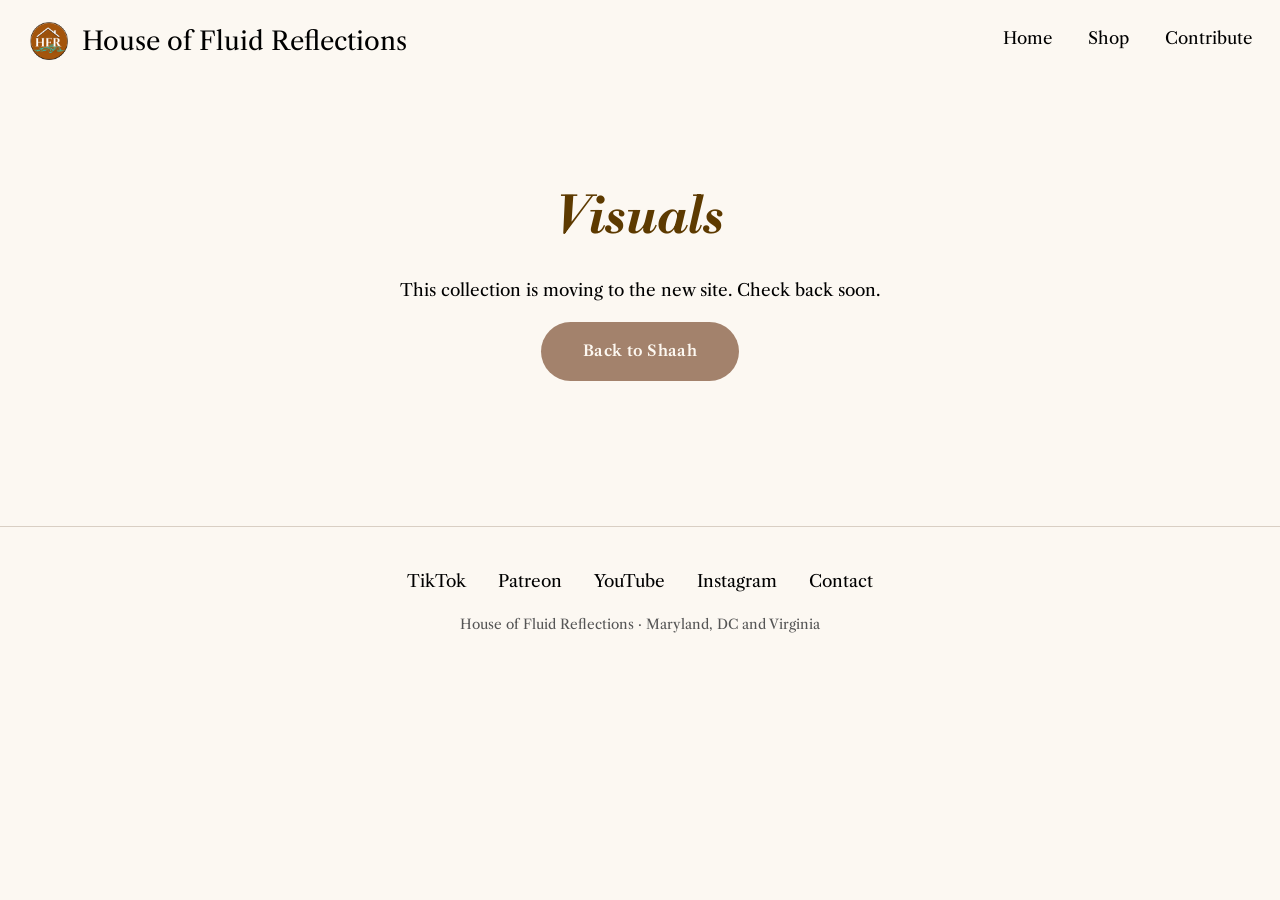
<file: shaah/visuals/index.html>
<!DOCTYPE html>
<html lang="en">
<head>
<meta charset="utf-8">
<meta name="viewport" content="width=device-width, initial-scale=1">
<title>Visuals · Shaah · House of Fluid Reflections</title>
<meta name="description" content="Shaah's visuals.">
<meta property="og:title" content="Visuals · Shaah · House of Fluid Reflections">
<meta property="og:description" content="Shaah's visuals.">
<meta property="og:image" content="/assets/img/hfr-logo-512.png">
<link rel="icon" href="/favicon.ico" sizes="32x32">
<link rel="icon" href="/assets/img/favicon-48.png" type="image/png">
<link rel="apple-touch-icon" href="/assets/img/apple-touch-icon.png">
<link rel="preconnect" href="https://fonts.googleapis.com">
<link rel="preconnect" href="https://fonts.gstatic.com" crossorigin>
<link href="https://fonts.googleapis.com/css2?family=Libre+Bodoni:ital,wght@0,400;0,500;1,500;1,700&family=Libre+Caslon+Text:ital,wght@0,400;0,700;1,400&display=swap" rel="stylesheet">
<link rel="stylesheet" href="/assets/css/site.css?v=5">
</head>
<body>
<a class="skip" href="#main">Skip to content</a>
<header class="site-header">
  <a class="wordmark" href="/"><img src="/assets/img/hfr-logo-512.png" alt="" width="42" height="42">House of Fluid Reflections</a>
  <nav class="nav" aria-label="Main"><a href="/">Home</a><a href="/shop/">Shop</a><a href="https://cash.app/$HFRconnect">Contribute</a></nav>
</header>
<main id="main">
<div class="bio" style="text-align:center;padding:4rem 0">
<h1 class="display">Visuals</h1>
<p>This collection is moving to the new site. Check back soon.</p>
<p><a class="btn" href="/shaah/">Back to Shaah</a></p>
</div>
</main>
<footer class="site-footer">
  <ul class="social">
    <li><a href="https://tiktok.com/@HouseofFluidReflections">TikTok</a></li>
    <li><a href="https://patreon.com/HouseofFluidReflections">Patreon</a></li>
    <li><a href="https://youtube.com/HouseofFluidReflections">YouTube</a></li>
    <li><a href="https://instagram.com/HouseofFluidReflections">Instagram</a></li>
    <li><a href="/contact/">Contact</a></li>
  </ul>
  <p class="fine">House of Fluid Reflections · Maryland, DC and Virginia</p>
</footer>
</body>
</html>
</file>
<file: assets/css/site.css>
/* House of Fluid Reflections
   Colors and type taken from the Squarespace site (Nov 2026).
   Fonts: Squarespace used LTC Bodoni 175 (headings) and Adobe Caslon Pro (body).
   This draft uses free stand-ins from Google Fonts. To switch to the originals,
   add an Adobe Fonts web project and change --font-head / --font-body below. */

:root {
  --cream: #fcf8f2;
  --ink: #000;
  --brown: #5d3a00;     /* section headings */
  --taupe: #a3826c;     /* buttons, sub-headings, links */
  --btn-text: #fdf8f1;
  --red: #c00017;       /* McCain Chose Palin */
  --gold: #e9b949;      /* Killa Bee Movie x FlashbaXe */
  --line: #d9cfc4;
  --font-head: "Libre Bodoni", "Bodoni 72", "Didot", Georgia, serif;
  --font-body: "Libre Caslon Text", "Adobe Caslon Pro", Georgia, serif;
  --max: 1180px;
}

* { box-sizing: border-box; }
html { -webkit-text-size-adjust: 100%; }
body {
  margin: 0;
  background: var(--cream);
  color: var(--ink);
  font-family: var(--font-body);
  font-size: 17px;
  line-height: 1.75;
}
img { max-width: 100%; height: auto; display: block; }
a { color: var(--taupe); text-underline-offset: 3px; }
a:hover { color: var(--brown); }

.skip { position: absolute; left: -999px; }
.skip:focus { left: 1rem; top: 1rem; background: #fff; padding: .5rem 1rem; z-index: 10; }

/* Header */
.site-header {
  display: flex; align-items: center; justify-content: space-between;
  gap: 1rem; padding: 1.25rem 1.75rem;
}
.wordmark {
  display: flex; align-items: center; gap: .75rem;
  font-family: var(--font-body); font-size: 1.6rem; color: var(--ink);
  text-decoration: none; line-height: 1.2;
}
.wordmark img { width: 42px; height: 42px; }
.nav { display: flex; gap: 2.25rem; }
.nav a { color: var(--ink); text-decoration: none; font-size: 1.05rem; padding-bottom: 4px; }
.nav a[aria-current="page"] { border-bottom: 1px solid var(--ink); }
.nav a:hover { color: var(--taupe); }

main { max-width: var(--max); margin: 0 auto; padding: 0 1.5rem 4rem; }

/* Type */
h1, h2, h3, h4 { font-family: var(--font-head); font-weight: 500; line-height: 1.25; margin: 0 0 .5em; }
.display { font-style: italic; font-weight: 700; color: var(--brown); }
h1.display { font-size: clamp(2.4rem, 5vw, 4.1rem); text-align: center; margin-top: 2.5rem; }
h2.display { font-size: clamp(1.9rem, 3.4vw, 2.9rem); margin-top: 4.5rem; }
h3 { color: var(--taupe); font-weight: 400; font-size: clamp(1.3rem, 2vw, 1.85rem); }
.kicker { margin: 0 0 2rem; font-size: 1.1rem; }
.intro { text-align: center; max-width: 72ch; margin: 0 auto; font-size: 1.15rem; }
.intro p { margin: .4rem 0 .9rem; }

/* Buttons */
.btn {
  display: inline-block; background: var(--taupe); color: var(--btn-text);
  font-family: var(--font-body); font-weight: 600; font-size: .95rem; letter-spacing: .02em;
  text-decoration: none; border-radius: 999px; padding: 1rem 2.6rem; border: 0; cursor: pointer;
  text-align: center;
}
.btn:hover { background: var(--brown); color: var(--btn-text); }

/* Grids */
.grid-3 { display: grid; grid-template-columns: repeat(3, 1fr); gap: 2.5rem; }
.tile { text-align: center; text-decoration: none; }
.tile img { margin: 0 auto 1rem; max-height: 240px; width: auto; }
.tile h3 { text-decoration: underline; text-decoration-thickness: 1px; text-underline-offset: 6px; }
.tile.plain h3 { text-decoration: none; }
.round img { border-radius: 50%; }

.media-row { display: grid; grid-template-columns: 240px 1fr; gap: 1.5rem; align-items: start; }
.feature { display: grid; grid-template-columns: 240px 1fr; gap: 1.5rem; align-items: start; }
.feature h3 { margin-top: 0; }
.pair { display: grid; grid-template-columns: 1fr 1fr; gap: 3rem; }
.pair .feature { grid-template-columns: 1fr 1fr; }
.feature .btn { margin-top: .75rem; }
.red { color: var(--red); font-style: italic; font-weight: 700; }
.gold { color: var(--gold); font-style: italic; font-weight: 700; }
.coins { display: flex; gap: 2rem; margin: 1rem 0; }
.coins img { width: 210px; }
hr.rule { border: 0; border-top: 1px solid #777; width: 50%; margin: 3rem 0 1.5rem; }
.right { text-align: right; }

/* Living Art(ists) */
.duo { display: grid; grid-template-columns: 1fr 1.35fr 1fr; gap: 3.5rem; align-items: center; margin-top: 1rem; }
.duo figure { margin: 0; }
.duo .btn { display: block; margin-top: .6rem; }
.duo img { width: 100%; object-fit: cover; }
.center { text-align: center; }
.sub { color: var(--taupe); text-align: center; margin: 0 0 1rem; }

/* Footer */
.stay { display: grid; grid-template-columns: 1fr 1.35fr 1fr; gap: 3.5rem; align-items: center; margin-top: 5rem; }
.stay h2 { font-size: 2rem; color: var(--ink); }
.stay .center p { margin: .3rem 0 1.2rem; }
.site-footer { border-top: 1px solid var(--line); padding: 2.5rem 1.5rem 3rem; text-align: center; }
.social { display: flex; justify-content: center; flex-wrap: wrap; gap: 2rem; list-style: none; padding: 0; margin: 0 0 1rem; }
.social a { color: var(--ink); text-decoration: none; }
.social a:hover { color: var(--taupe); }
.fine { font-size: .85rem; color: #555; }

/* Shop */
.chips { display: flex; flex-wrap: wrap; justify-content: center; gap: .6rem; margin: 1rem 0 3rem; }
.chip { font: inherit; font-size: .95rem; background: transparent; border: 1px solid var(--taupe); color: var(--ink);
  border-radius: 999px; padding: .4rem 1.1rem; cursor: pointer; }
.chip[aria-pressed="true"] { background: var(--taupe); color: var(--btn-text); }
.products { display: grid; grid-template-columns: repeat(3, 1fr); gap: 3rem 2.5rem; }
.product { text-align: center; text-decoration: none; color: var(--ink); }
.product .ph { aspect-ratio: 1 / 1; display: flex; align-items: center; justify-content: center; margin-bottom: 1.2rem; }
.product img { max-height: 100%; width: auto; object-fit: contain; }
.product h3 { color: var(--ink); font-family: var(--font-body); font-size: 1.35rem; margin: 0 0 .2rem; }
.product .price { font-size: 1rem; }
.product:hover h3 { color: var(--taupe); }
.note { text-align: center; font-size: .95rem; color: #555; margin-top: 3rem; }

/* Artist pages */
.banner { width: 100%; margin: 1rem 0 3rem; }
.bio { max-width: 72ch; margin: 0 auto; }
.bio h1 { font-size: clamp(2.2rem, 4vw, 3.4rem); }
.bio ul { padding-left: 1.1rem; }
.profile { display: grid; grid-template-columns: 420px 1fr; gap: 3rem; align-items: start; margin-top: 2rem; }
.medallions { display: grid; grid-template-columns: repeat(4, 1fr); gap: 2rem; align-items: center; margin: 2rem 0; }
.medallions img { width: 100%; max-width: 240px; margin: 0 auto; }
.pills { display: grid; grid-template-columns: repeat(5, 1fr); gap: 1.5rem; }
.pills .btn { padding: 1.1rem .5rem; font-size: 1.05rem; }

/* Contact */
.contact { display: grid; grid-template-columns: 1fr 1fr; gap: 4rem; margin-top: 3rem; }
.contact h1 { font-size: clamp(2.4rem, 4vw, 3.4rem); }

@media (max-width: 860px) {
  body { font-size: 17px; }
  .site-header { flex-direction: column; gap: .6rem; padding: 1rem; }
  .nav { gap: 1.5rem; }
  .grid-3, .products, .pair, .duo, .stay, .profile, .contact { grid-template-columns: 1fr; }
  .products { grid-template-columns: 1fr 1fr; gap: 2rem 1.25rem; }
  .product h3 { font-size: 1.05rem; }
  .feature, .pair .feature { grid-template-columns: 1fr; }
  .medallions { grid-template-columns: 1fr 1fr; }
  .pills { grid-template-columns: 1fr 1fr; }
  .coins img { width: 140px; }
  hr.rule { width: 100%; }
  .right { text-align: left; }
}

/* Crops that match the old Squarespace layout */
.duo figure:nth-child(1) img, .duo figure:nth-child(3) img { aspect-ratio: 342 / 400; object-fit: cover; }
.duo figure:nth-child(2) img { aspect-ratio: 459 / 318; object-fit: cover; }
.stay > img { aspect-ratio: 342 / 441; object-fit: cover; width: 100%; }
.video { position: relative; aspect-ratio: 16 / 9; width: 100%; }
.video iframe { position: absolute; inset: 0; width: 100%; height: 100%; border: 0; }
.video-cover { position: relative; display: block; width: 100%; padding: 0; border: 0; background: none; cursor: pointer; }
.video-cover img { width: 100%; aspect-ratio: 16 / 9; object-fit: cover; }
.video-cover .play {
  position: absolute; left: 50%; top: 50%; transform: translate(-50%, -50%);
  width: 0; height: 0; border-style: solid; border-width: 22px 0 22px 36px;
  border-color: transparent transparent transparent #fff;
  filter: drop-shadow(0 2px 6px rgba(0,0,0,.45)); transition: transform .15s ease;
}
.video-cover:hover .play, .video-cover:focus-visible .play { transform: translate(-50%, -50%) scale(1.12); }
.video-cover:focus-visible { outline: 2px solid var(--taupe); outline-offset: 4px; }
</file>
